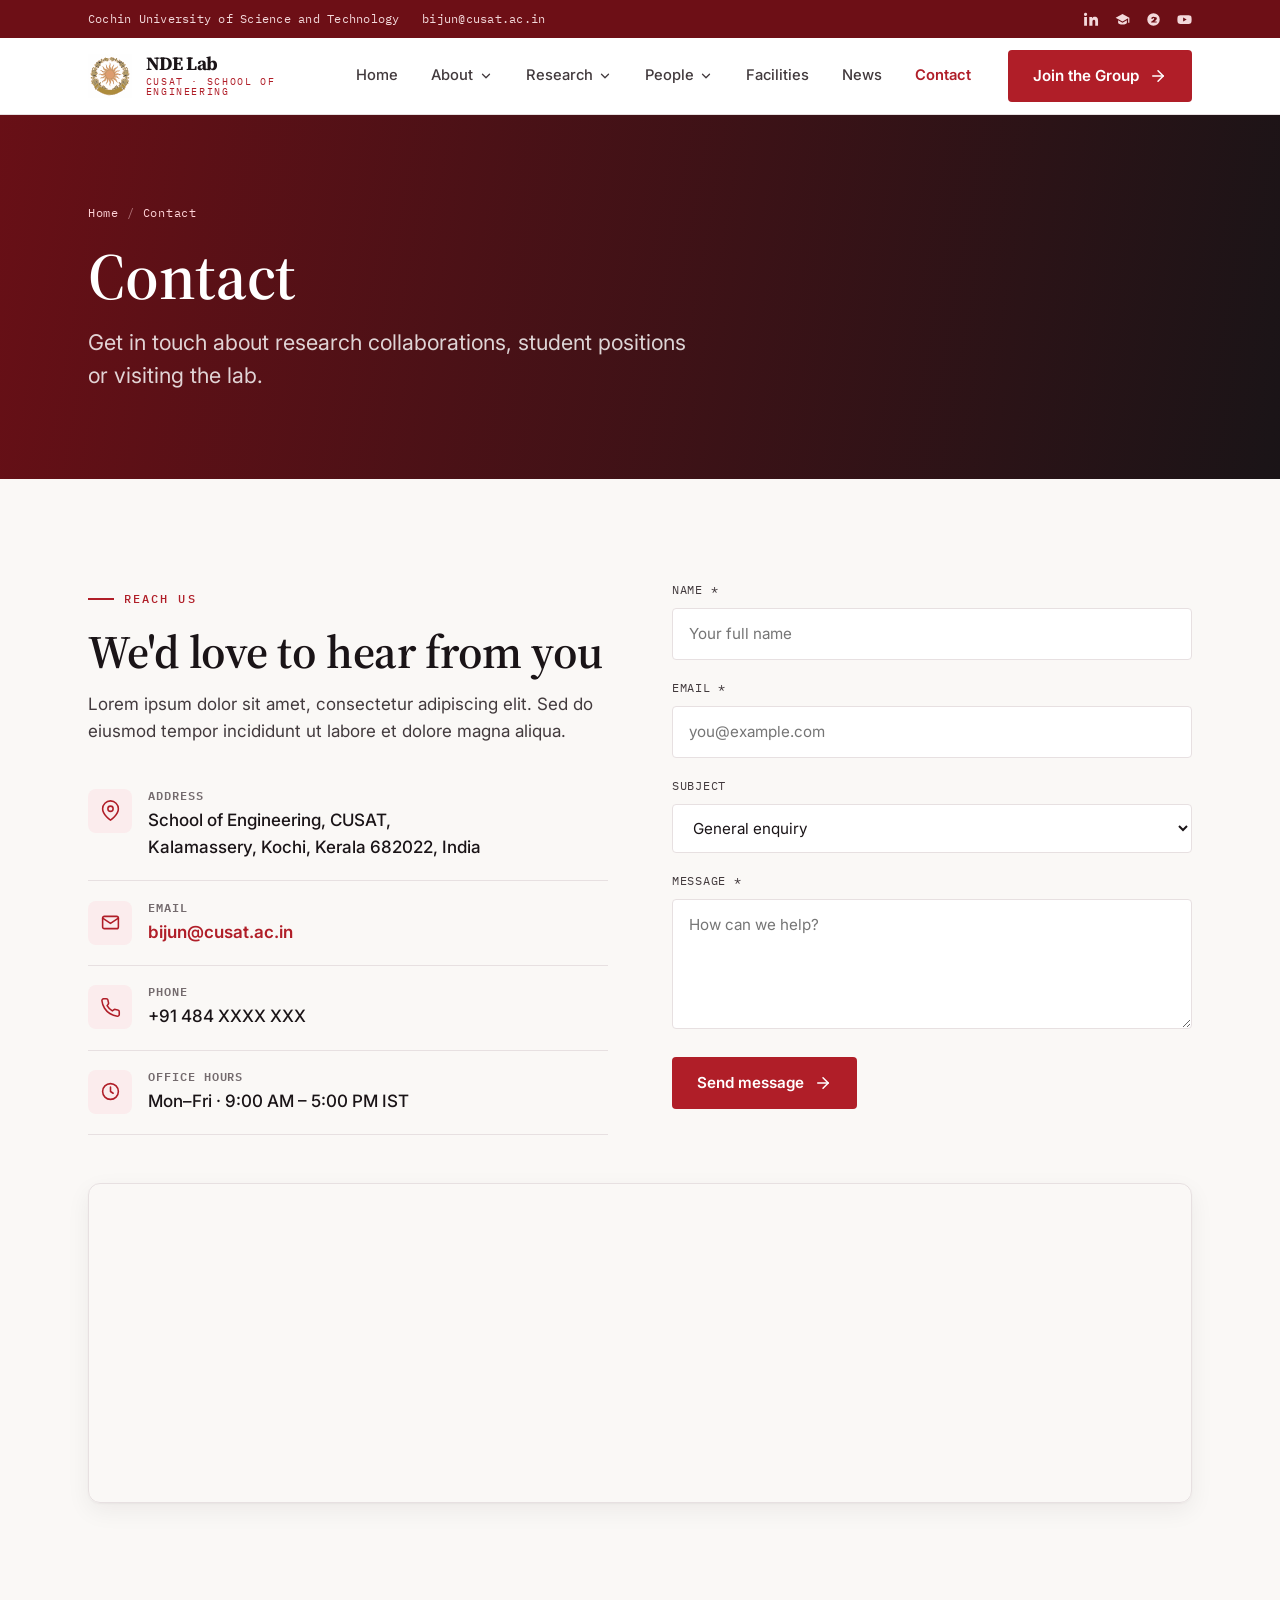
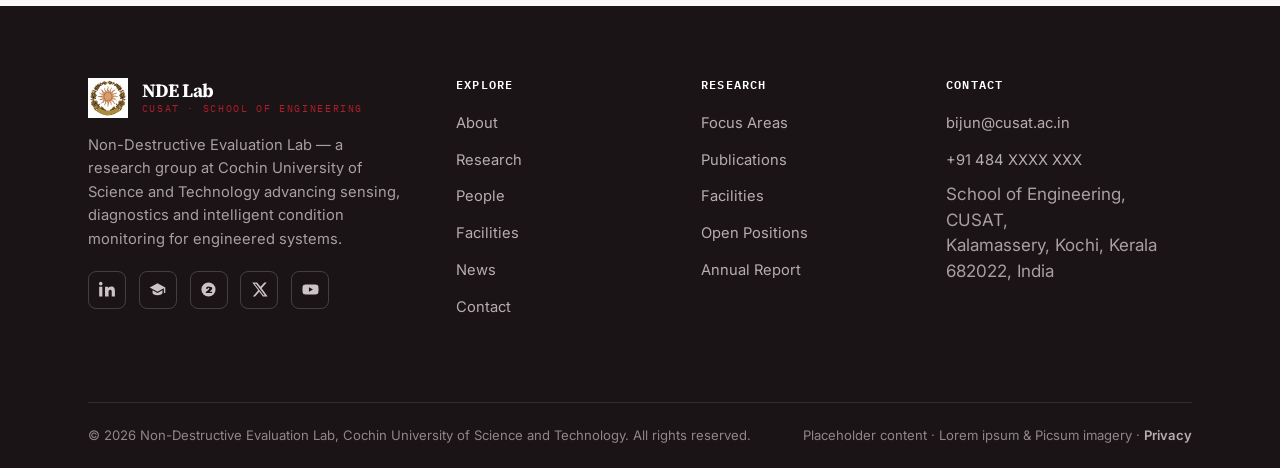
<file: contact.html>
<!DOCTYPE html>
<html lang="en">
<head>
<meta charset="UTF-8">
<meta name="viewport" content="width=device-width, initial-scale=1.0">
<title>Contact · NDE Lab — Cochin University of Science and Technology</title>
<meta name="description" content="Contact the NDE Lab group at CUSAT for collaborations and positions.">
<link rel="icon" type="image/svg+xml" href="assets/favicon.svg">
<link rel="preconnect" href="https://fonts.googleapis.com">
<link rel="preconnect" href="https://fonts.gstatic.com" crossorigin>
<link href="https://fonts.googleapis.com/css2?family=Source+Serif+4:ital,opsz,wght@0,8..60,400;0,8..60,600;0,8..60,700;1,8..60,400&family=Inter:wght@400;500;600;700&family=IBM+Plex+Mono:wght@400;500&display=swap" rel="stylesheet">
<link rel="stylesheet" href="css/style.css">
</head>
<body>
<div class="nav-overlay"></div>

<!-- Top utility bar -->
<div class="topbar">
  <div class="wrap">
    <div class="topbar__left">
      <span>Cochin University of Science and Technology</span>
      <a href="mailto:bijun@cusat.ac.in">bijun@cusat.ac.in</a>
    </div>
    <div class="topbar__social" aria-label="Social links">
      <a href="#" aria-label="LinkedIn"><svg viewBox="0 0 24 24" fill="currentColor"><path d="M4.98 3.5A2.5 2.5 0 1 1 0 3.5a2.5 2.5 0 0 1 4.98 0zM.25 8h4.5v14H.25zM8.5 8h4.3v1.9h.06c.6-1.1 2.06-2.26 4.24-2.26 4.53 0 5.37 2.98 5.37 6.86V22h-4.5v-6.2c0-1.48-.03-3.38-2.06-3.38-2.06 0-2.38 1.6-2.38 3.27V22H8.5z"/></svg></a>
      <a href="#" aria-label="Google Scholar"><svg viewBox="0 0 24 24" fill="currentColor"><path d="M12 3 1 9l11 6 9-4.9V17h2V9zM5 13.2V17c0 1.7 3.13 3 7 3s7-1.3 7-3v-3.8l-7 3.8z"/></svg></a>
      <a href="#" aria-label="ResearchGate"><svg viewBox="0 0 24 24" fill="currentColor"><path d="M12 2a10 10 0 1 0 0 20 10 10 0 0 0 0-20zm3.3 6.4c1.2 0 2 .8 2 2 0 1.5-1.4 2.6-3.4 4.3l-.8.6h4v1.6H8.2v-1.3c2.7-2.3 4.9-3.7 4.9-5 0-.6-.4-1-1-1s-1 .5-1 1.2H8.4c0-1.9 1.4-3.2 3.4-3.2z"/></svg></a>
      <a href="#" aria-label="YouTube"><svg viewBox="0 0 24 24" fill="currentColor"><path d="M23 7.5a3 3 0 0 0-2.1-2.1C19 5 12 5 12 5s-7 0-8.9.4A3 3 0 0 0 1 7.5 31 31 0 0 0 .6 12 31 31 0 0 0 1 16.5a3 3 0 0 0 2.1 2.1C5 19 12 19 12 19s7 0 8.9-.4a3 3 0 0 0 2.1-2.1 31 31 0 0 0 .4-4.5 31 31 0 0 0-.4-4.5zM9.8 15.3V8.7l5.7 3.3z"/></svg></a>
    </div>
  </div>
</div>

<!-- Main header -->
<header class="site-header">
  <div class="wrap">
    <nav class="nav" aria-label="Primary">
      <a class="brand" href="index.html">
        <span class="brand__mark"><img src="assets/favicon.svg" alt="ASDG logo" width="44" height="44"></span>
        <span class="brand__text">
          <span class="brand__name">NDE Lab</span>
          <span class="brand__sub">CUSAT · School of Engineering</span>
        </span>
      </a>
      <ul class="nav__menu">
        <li class="nav__item"><a class="nav__link" href="index.html">Home</a></li><li class="nav__item has-drop"><a class="nav__link" href="about.html">About<span class="chev"><svg viewBox="0 0 24 24" fill="none" stroke="currentColor" stroke-width="2.2" stroke-linecap="round" stroke-linejoin="round"><polyline points="6 9 12 15 18 9"/></svg></span></a><div class="nav__drop"><a href="about.html">Overview</a><a href="about.html#director">Director's Message</a><a href="about.html#mission">Mission &amp; Vision</a></div></li><li class="nav__item has-drop"><a class="nav__link" href="research.html">Research<span class="chev"><svg viewBox="0 0 24 24" fill="none" stroke="currentColor" stroke-width="2.2" stroke-linecap="round" stroke-linejoin="round"><polyline points="6 9 12 15 18 9"/></svg></span></a><div class="nav__drop"><a href="research.html#focus">Focus Areas</a><a href="research.html#themes">Research Themes</a><a href="research.html#projects">Current Projects</a><a href="publications.html">Publications</a></div></li><li class="nav__item has-drop"><a class="nav__link" href="people.html">People<span class="chev"><svg viewBox="0 0 24 24" fill="none" stroke="currentColor" stroke-width="2.2" stroke-linecap="round" stroke-linejoin="round"><polyline points="6 9 12 15 18 9"/></svg></span></a><div class="nav__drop"><a href="people.html#pi">Principal Investigator</a><a href="people.html#scholars">Research Scholars</a><a href="people.html#students">Students</a><a href="people.html#alumni">Alumni</a></div></li><li class="nav__item"><a class="nav__link" href="facilities.html">Facilities</a></li><li class="nav__item"><a class="nav__link" href="news.html">News</a></li><li class="nav__item"><a class="nav__link active" href="contact.html">Contact</a></li>
      </ul>
      <a class="btn btn--primary nav__cta" href="contact.html">Join the Group <svg viewBox="0 0 24 24" fill="none" stroke="currentColor" stroke-width="2" stroke-linecap="round" stroke-linejoin="round"><line x1="5" y1="12" x2="19" y2="12"/><polyline points="12 5 19 12 12 19"/></svg></a>
      <button class="nav__toggle" aria-label="Open menu" aria-expanded="false"><svg viewBox="0 0 24 24" fill="none" stroke="currentColor" stroke-width="2" stroke-linecap="round"><line x1="3" y1="7" x2="21" y2="7"/><line x1="3" y1="12" x2="21" y2="12"/><line x1="3" y1="17" x2="21" y2="17"/></svg></button>
    </nav>
  </div>
</header>

<section class="pagebanner">
  <div class="pagebanner__bg" style="background-image:url('https://picsum.photos/seed/contactbn/1600/700')"></div>
  <div class="pagebanner__scrim"></div>
  <div class="wrap pagebanner__inner">
    <nav class="breadcrumb"><a href="index.html">Home</a><span>/</span>Contact</nav>
    <h1>Contact</h1>
    <p class="lede">Get in touch about research collaborations, student positions or visiting the lab.</p>
  </div>
</section>
<section class="section">
  <div class="wrap">
    <div class="contact-grid">
      <div class="reveal">
        <span class="eyebrow">Reach us</span>
        <h2>We'd love to hear from you</h2>
        <p style="margin-top:.8rem">Lorem ipsum dolor sit amet, consectetur adipiscing elit. Sed do eiusmod tempor incididunt ut labore et dolore magna aliqua.</p>
        <div style="margin-top:1.5rem">
          <div class="contact-item"><div class="contact-item__icon"><svg viewBox="0 0 24 24" fill="none" stroke="currentColor" stroke-width="1.8" stroke-linecap="round" stroke-linejoin="round"><path d="M21 10c0 7-9 13-9 13s-9-6-9-13a9 9 0 0 1 18 0z"/><circle cx="12" cy="10" r="3"/></svg></div>
            <div><h4>Address</h4><p>School of Engineering, CUSAT,<br>Kalamassery, Kochi, Kerala 682022, India</p></div></div>
          <div class="contact-item"><div class="contact-item__icon"><svg viewBox="0 0 24 24" fill="none" stroke="currentColor" stroke-width="1.8" stroke-linecap="round" stroke-linejoin="round"><rect x="3" y="5" width="18" height="14" rx="2"/><polyline points="3 7 12 13 21 7"/></svg></div>
            <div><h4>Email</h4><p><a class="ulink" href="mailto:bijun@cusat.ac.in">bijun@cusat.ac.in</a></p></div></div>
          <div class="contact-item"><div class="contact-item__icon"><svg viewBox="0 0 24 24" fill="none" stroke="currentColor" stroke-width="1.8" stroke-linecap="round" stroke-linejoin="round"><path d="M22 16.9v3a2 2 0 0 1-2.2 2 19.8 19.8 0 0 1-8.6-3 19.5 19.5 0 0 1-6-6 19.8 19.8 0 0 1-3-8.6A2 2 0 0 1 4.1 2h3a2 2 0 0 1 2 1.7c.1.9.3 1.8.6 2.6a2 2 0 0 1-.5 2.1L8.1 9.9a16 16 0 0 0 6 6l1.5-1.1a2 2 0 0 1 2.1-.5c.8.3 1.7.5 2.6.6a2 2 0 0 1 1.7 2z"/></svg></div>
            <div><h4>Phone</h4><p>+91 484 XXXX XXX</p></div></div>
          <div class="contact-item"><div class="contact-item__icon"><svg viewBox="0 0 24 24" fill="none" stroke="currentColor" stroke-width="1.8" stroke-linecap="round" stroke-linejoin="round"><circle cx="12" cy="12" r="9"/><polyline points="12 7 12 12 15 14"/></svg></div>
            <div><h4>Office hours</h4><p>Mon–Fri · 9:00 AM – 5:00 PM IST</p></div></div>
        </div>
      </div>

      <div class="reveal d1">
        <form id="contact-form" novalidate>
          <div class="field"><label for="c-name">Name *</label><input id="c-name" name="name" type="text" required placeholder="Your full name"></div>
          <div class="field"><label for="c-email">Email *</label><input id="c-email" name="email" type="email" required placeholder="you@example.com"></div>
          <div class="field"><label for="c-subject">Subject</label>
            <select id="c-subject" name="subject">
              <option>General enquiry</option><option>PhD / M.Tech position</option>
              <option>Research collaboration</option><option>Industry / consultancy</option>
            </select></div>
          <div class="field"><label for="c-msg">Message *</label><textarea id="c-msg" name="message" required placeholder="How can we help?"></textarea></div>
          <button type="submit" class="btn btn--primary">Send message <svg viewBox="0 0 24 24" fill="none" stroke="currentColor" stroke-width="2" stroke-linecap="round" stroke-linejoin="round"><line x1="5" y1="12" x2="19" y2="12"/><polyline points="12 5 19 12 12 19"/></svg></button>
          <p class="form-note" style="margin-top:1rem;font-family:var(--mono);font-size:.8rem"></p>
        </form>
      </div>
    </div>

    <div class="map-embed reveal" style="margin-top:3rem">
      <iframe title="Map to CUSAT" loading="lazy" referrerpolicy="no-referrer-when-downgrade"
        src="https://www.openstreetmap.org/export/embed.html?bbox=76.31%2C10.03%2C76.36%2C10.06&amp;layer=mapnik&amp;marker=10.046%2C76.329"></iframe>
    </div>
  </div>
</section>

<footer class="footer">
  <div class="wrap">
    <div class="footer__top">
      <div class="footer__brand">
        <div class="brand">
          <span class="brand__mark"><img src="assets/favicon.svg" alt="" width="40" height="40"></span>
          <span class="brand__text"><span class="brand__name">NDE Lab</span>
          <span class="brand__sub">CUSAT · School of Engineering</span></span>
        </div>
        <p>Non-Destructive Evaluation Lab — a research group at Cochin University of Science and Technology advancing sensing, diagnostics and intelligent condition monitoring for engineered systems.</p>
        <div class="footer__social">
          <a href="#" aria-label="LinkedIn"><svg viewBox="0 0 24 24" fill="currentColor"><path d="M4.98 3.5A2.5 2.5 0 1 1 0 3.5a2.5 2.5 0 0 1 4.98 0zM.25 8h4.5v14H.25zM8.5 8h4.3v1.9h.06c.6-1.1 2.06-2.26 4.24-2.26 4.53 0 5.37 2.98 5.37 6.86V22h-4.5v-6.2c0-1.48-.03-3.38-2.06-3.38-2.06 0-2.38 1.6-2.38 3.27V22H8.5z"/></svg></a>
          <a href="#" aria-label="Google Scholar"><svg viewBox="0 0 24 24" fill="currentColor"><path d="M12 3 1 9l11 6 9-4.9V17h2V9zM5 13.2V17c0 1.7 3.13 3 7 3s7-1.3 7-3v-3.8l-7 3.8z"/></svg></a>
          <a href="#" aria-label="ResearchGate"><svg viewBox="0 0 24 24" fill="currentColor"><path d="M12 2a10 10 0 1 0 0 20 10 10 0 0 0 0-20zm3.3 6.4c1.2 0 2 .8 2 2 0 1.5-1.4 2.6-3.4 4.3l-.8.6h4v1.6H8.2v-1.3c2.7-2.3 4.9-3.7 4.9-5 0-.6-.4-1-1-1s-1 .5-1 1.2H8.4c0-1.9 1.4-3.2 3.4-3.2z"/></svg></a>
          <a href="#" aria-label="X"><svg viewBox="0 0 24 24" fill="currentColor"><path d="M18.9 2h3.3l-7.2 8.2L23.5 22h-6.6l-5.2-6.8L5.8 22H2.5l7.7-8.8L1.8 2h6.8l4.7 6.2zM17.7 20h1.8L7.1 3.9H5.1z"/></svg></a>
          <a href="#" aria-label="YouTube"><svg viewBox="0 0 24 24" fill="currentColor"><path d="M23 7.5a3 3 0 0 0-2.1-2.1C19 5 12 5 12 5s-7 0-8.9.4A3 3 0 0 0 1 7.5 31 31 0 0 0 .6 12 31 31 0 0 0 1 16.5a3 3 0 0 0 2.1 2.1C5 19 12 19 12 19s7 0 8.9-.4a3 3 0 0 0 2.1-2.1 31 31 0 0 0 .4-4.5 31 31 0 0 0-.4-4.5zM9.8 15.3V8.7l5.7 3.3z"/></svg></a>
        </div>
      </div>
      <div>
        <h4>Explore</h4>
        <ul class="footer__links"><li><a href="about.html">About</a></li><li><a href="research.html">Research</a></li><li><a href="people.html">People</a></li><li><a href="facilities.html">Facilities</a></li><li><a href="news.html">News</a></li><li><a href="contact.html">Contact</a></li></ul>
      </div>
      <div>
        <h4>Research</h4>
        <ul class="footer__links"><li><a href="research.html#focus">Focus Areas</a></li><li><a href="publications.html">Publications</a></li><li><a href="facilities.html">Facilities</a></li><li><a href="contact.html">Open Positions</a></li><li><a href="#">Annual Report</a></li></ul>
      </div>
      <div>
        <h4>Contact</h4>
        <ul class="footer__links">
          <li><a href="mailto:bijun@cusat.ac.in">bijun@cusat.ac.in</a></li>
          <li><a href="tel:+91484">+91 484 XXXX XXX</a></li>
          <li style="color:#a89fa1;line-height:1.5;margin-top:.4rem">School of Engineering, CUSAT,<br>Kalamassery, Kochi, Kerala 682022, India</li>
        </ul>
      </div>
    </div>
    <div class="footer__bottom">
      <span>© <span id="year">2025</span> Non-Destructive Evaluation Lab, Cochin University of Science and Technology. All rights reserved.</span>
      <span>Placeholder content · Lorem ipsum &amp; Picsum imagery · <a href="#" class="ulink" style="color:#b6adaf">Privacy</a></span>
    </div>
  </div>
</footer>
<script src="js/main.js"></script>
</body>
</html>
</file>
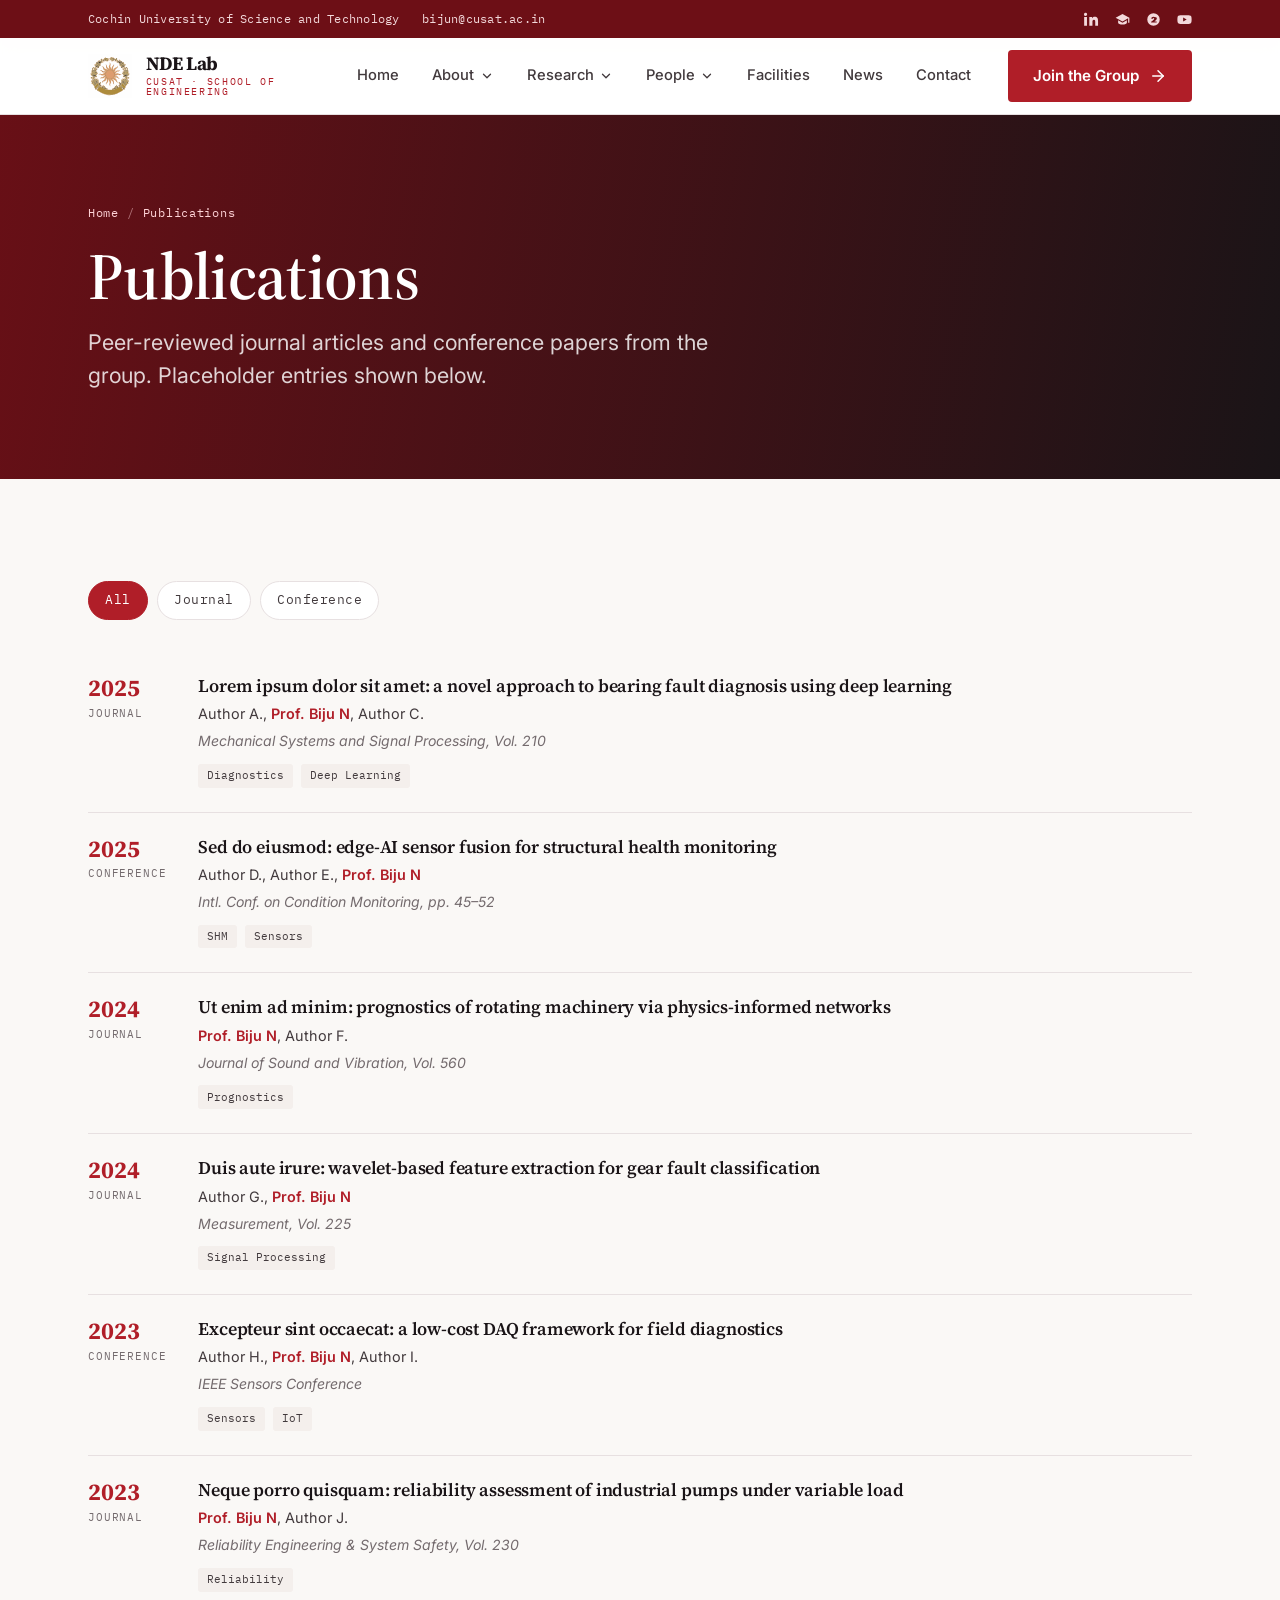
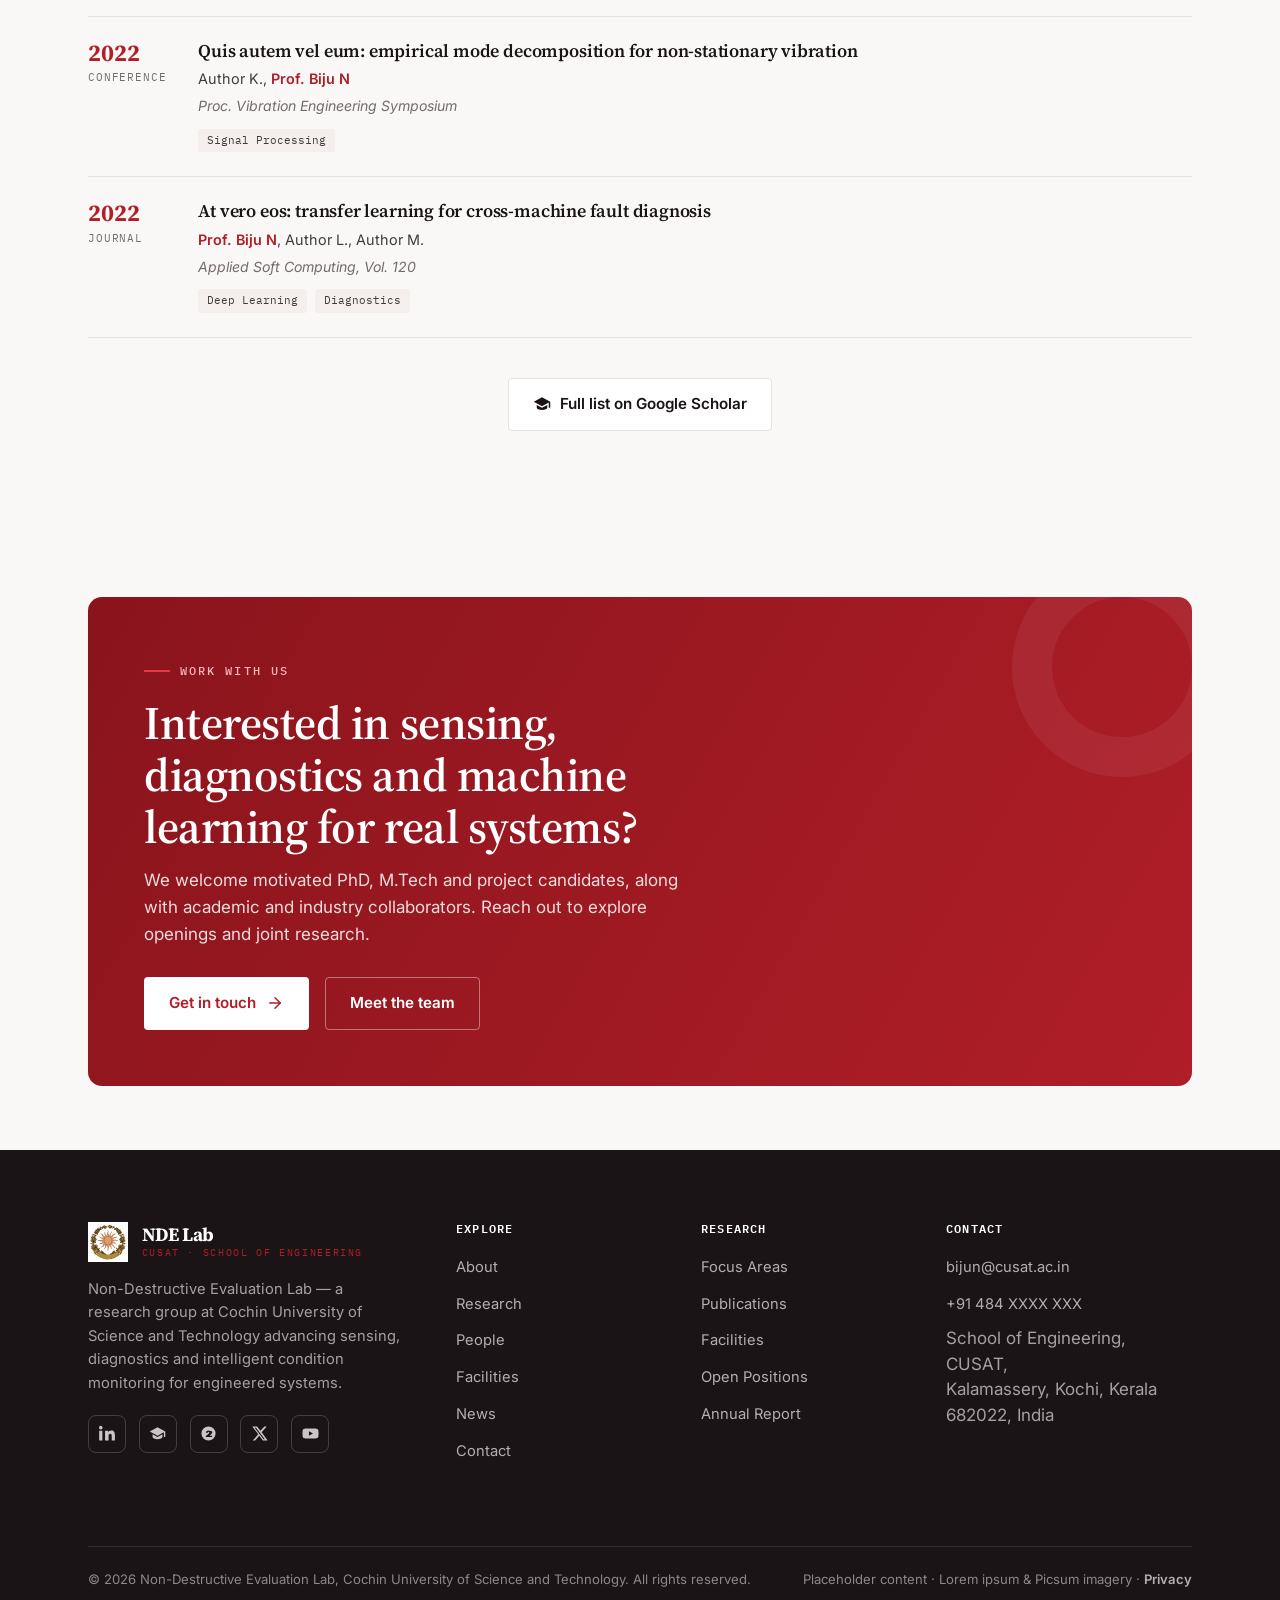
<file: publications.html>
<!DOCTYPE html>
<html lang="en">
<head>
<meta charset="UTF-8">
<meta name="viewport" content="width=device-width, initial-scale=1.0">
<title>Publications · NDE Lab — Cochin University of Science and Technology</title>
<meta name="description" content="Journal and conference publications from the NDE Lab group at CUSAT.">
<link rel="icon" type="image/svg+xml" href="assets/favicon.svg">
<link rel="preconnect" href="https://fonts.googleapis.com">
<link rel="preconnect" href="https://fonts.gstatic.com" crossorigin>
<link href="https://fonts.googleapis.com/css2?family=Source+Serif+4:ital,opsz,wght@0,8..60,400;0,8..60,600;0,8..60,700;1,8..60,400&family=Inter:wght@400;500;600;700&family=IBM+Plex+Mono:wght@400;500&display=swap" rel="stylesheet">
<link rel="stylesheet" href="css/style.css">
</head>
<body>
<div class="nav-overlay"></div>

<!-- Top utility bar -->
<div class="topbar">
  <div class="wrap">
    <div class="topbar__left">
      <span>Cochin University of Science and Technology</span>
      <a href="mailto:bijun@cusat.ac.in">bijun@cusat.ac.in</a>
    </div>
    <div class="topbar__social" aria-label="Social links">
      <a href="#" aria-label="LinkedIn"><svg viewBox="0 0 24 24" fill="currentColor"><path d="M4.98 3.5A2.5 2.5 0 1 1 0 3.5a2.5 2.5 0 0 1 4.98 0zM.25 8h4.5v14H.25zM8.5 8h4.3v1.9h.06c.6-1.1 2.06-2.26 4.24-2.26 4.53 0 5.37 2.98 5.37 6.86V22h-4.5v-6.2c0-1.48-.03-3.38-2.06-3.38-2.06 0-2.38 1.6-2.38 3.27V22H8.5z"/></svg></a>
      <a href="#" aria-label="Google Scholar"><svg viewBox="0 0 24 24" fill="currentColor"><path d="M12 3 1 9l11 6 9-4.9V17h2V9zM5 13.2V17c0 1.7 3.13 3 7 3s7-1.3 7-3v-3.8l-7 3.8z"/></svg></a>
      <a href="#" aria-label="ResearchGate"><svg viewBox="0 0 24 24" fill="currentColor"><path d="M12 2a10 10 0 1 0 0 20 10 10 0 0 0 0-20zm3.3 6.4c1.2 0 2 .8 2 2 0 1.5-1.4 2.6-3.4 4.3l-.8.6h4v1.6H8.2v-1.3c2.7-2.3 4.9-3.7 4.9-5 0-.6-.4-1-1-1s-1 .5-1 1.2H8.4c0-1.9 1.4-3.2 3.4-3.2z"/></svg></a>
      <a href="#" aria-label="YouTube"><svg viewBox="0 0 24 24" fill="currentColor"><path d="M23 7.5a3 3 0 0 0-2.1-2.1C19 5 12 5 12 5s-7 0-8.9.4A3 3 0 0 0 1 7.5 31 31 0 0 0 .6 12 31 31 0 0 0 1 16.5a3 3 0 0 0 2.1 2.1C5 19 12 19 12 19s7 0 8.9-.4a3 3 0 0 0 2.1-2.1 31 31 0 0 0 .4-4.5 31 31 0 0 0-.4-4.5zM9.8 15.3V8.7l5.7 3.3z"/></svg></a>
    </div>
  </div>
</div>

<!-- Main header -->
<header class="site-header">
  <div class="wrap">
    <nav class="nav" aria-label="Primary">
      <a class="brand" href="index.html">
        <span class="brand__mark"><img src="assets/favicon.svg" alt="ASDG logo" width="44" height="44"></span>
        <span class="brand__text">
          <span class="brand__name">NDE Lab</span>
          <span class="brand__sub">CUSAT · School of Engineering</span>
        </span>
      </a>
      <ul class="nav__menu">
        <li class="nav__item"><a class="nav__link" href="index.html">Home</a></li><li class="nav__item has-drop"><a class="nav__link" href="about.html">About<span class="chev"><svg viewBox="0 0 24 24" fill="none" stroke="currentColor" stroke-width="2.2" stroke-linecap="round" stroke-linejoin="round"><polyline points="6 9 12 15 18 9"/></svg></span></a><div class="nav__drop"><a href="about.html">Overview</a><a href="about.html#director">Director's Message</a><a href="about.html#mission">Mission &amp; Vision</a></div></li><li class="nav__item has-drop"><a class="nav__link" href="research.html">Research<span class="chev"><svg viewBox="0 0 24 24" fill="none" stroke="currentColor" stroke-width="2.2" stroke-linecap="round" stroke-linejoin="round"><polyline points="6 9 12 15 18 9"/></svg></span></a><div class="nav__drop"><a href="research.html#focus">Focus Areas</a><a href="research.html#themes">Research Themes</a><a href="research.html#projects">Current Projects</a><a href="publications.html">Publications</a></div></li><li class="nav__item has-drop"><a class="nav__link" href="people.html">People<span class="chev"><svg viewBox="0 0 24 24" fill="none" stroke="currentColor" stroke-width="2.2" stroke-linecap="round" stroke-linejoin="round"><polyline points="6 9 12 15 18 9"/></svg></span></a><div class="nav__drop"><a href="people.html#pi">Principal Investigator</a><a href="people.html#scholars">Research Scholars</a><a href="people.html#students">Students</a><a href="people.html#alumni">Alumni</a></div></li><li class="nav__item"><a class="nav__link" href="facilities.html">Facilities</a></li><li class="nav__item"><a class="nav__link" href="news.html">News</a></li><li class="nav__item"><a class="nav__link" href="contact.html">Contact</a></li>
      </ul>
      <a class="btn btn--primary nav__cta" href="contact.html">Join the Group <svg viewBox="0 0 24 24" fill="none" stroke="currentColor" stroke-width="2" stroke-linecap="round" stroke-linejoin="round"><line x1="5" y1="12" x2="19" y2="12"/><polyline points="12 5 19 12 12 19"/></svg></a>
      <button class="nav__toggle" aria-label="Open menu" aria-expanded="false"><svg viewBox="0 0 24 24" fill="none" stroke="currentColor" stroke-width="2" stroke-linecap="round"><line x1="3" y1="7" x2="21" y2="7"/><line x1="3" y1="12" x2="21" y2="12"/><line x1="3" y1="17" x2="21" y2="17"/></svg></button>
    </nav>
  </div>
</header>

<section class="pagebanner">
  <div class="pagebanner__bg" style="background-image:url('https://picsum.photos/seed/pubbn/1600/700')"></div>
  <div class="pagebanner__scrim"></div>
  <div class="wrap pagebanner__inner">
    <nav class="breadcrumb"><a href="index.html">Home</a><span>/</span>Publications</nav>
    <h1>Publications</h1>
    <p class="lede">Peer-reviewed journal articles and conference papers from the group. Placeholder entries shown below.</p>
  </div>
</section>
<section class="section">
  <div class="wrap">
    <div class="pub-filter reveal">
      <button class="active" data-filter="all">All</button>
      <button data-filter="journal">Journal</button>
      <button data-filter="conference">Conference</button>
    </div>
    <div class="pub-list"><article class="pub reveal" data-type="journal">
          <div><div class="pub__year">2025</div><span class="pub__type">Journal</span></div>
          <div><h3 class="pub__title">Lorem ipsum dolor sit amet: a novel approach to bearing fault diagnosis using deep learning</h3>
          <p class="pub__authors">Author A., <b>Prof. Biju N</b>, Author C.</p>
          <p class="pub__venue">Mechanical Systems and Signal Processing, Vol. 210</p>
          <div class="pub__tags"><span class="pub__tag">Diagnostics</span><span class="pub__tag">Deep Learning</span></div></div>
        </article><article class="pub reveal" data-type="conference">
          <div><div class="pub__year">2025</div><span class="pub__type">Conference</span></div>
          <div><h3 class="pub__title">Sed do eiusmod: edge-AI sensor fusion for structural health monitoring</h3>
          <p class="pub__authors">Author D., Author E., <b>Prof. Biju N</b></p>
          <p class="pub__venue">Intl. Conf. on Condition Monitoring, pp. 45–52</p>
          <div class="pub__tags"><span class="pub__tag">SHM</span><span class="pub__tag">Sensors</span></div></div>
        </article><article class="pub reveal" data-type="journal">
          <div><div class="pub__year">2024</div><span class="pub__type">Journal</span></div>
          <div><h3 class="pub__title">Ut enim ad minim: prognostics of rotating machinery via physics-informed networks</h3>
          <p class="pub__authors"><b>Prof. Biju N</b>, Author F.</p>
          <p class="pub__venue">Journal of Sound and Vibration, Vol. 560</p>
          <div class="pub__tags"><span class="pub__tag">Prognostics</span></div></div>
        </article><article class="pub reveal" data-type="journal">
          <div><div class="pub__year">2024</div><span class="pub__type">Journal</span></div>
          <div><h3 class="pub__title">Duis aute irure: wavelet-based feature extraction for gear fault classification</h3>
          <p class="pub__authors">Author G., <b>Prof. Biju N</b></p>
          <p class="pub__venue">Measurement, Vol. 225</p>
          <div class="pub__tags"><span class="pub__tag">Signal Processing</span></div></div>
        </article><article class="pub reveal" data-type="conference">
          <div><div class="pub__year">2023</div><span class="pub__type">Conference</span></div>
          <div><h3 class="pub__title">Excepteur sint occaecat: a low-cost DAQ framework for field diagnostics</h3>
          <p class="pub__authors">Author H., <b>Prof. Biju N</b>, Author I.</p>
          <p class="pub__venue">IEEE Sensors Conference</p>
          <div class="pub__tags"><span class="pub__tag">Sensors</span><span class="pub__tag">IoT</span></div></div>
        </article><article class="pub reveal" data-type="journal">
          <div><div class="pub__year">2023</div><span class="pub__type">Journal</span></div>
          <div><h3 class="pub__title">Neque porro quisquam: reliability assessment of industrial pumps under variable load</h3>
          <p class="pub__authors"><b>Prof. Biju N</b>, Author J.</p>
          <p class="pub__venue">Reliability Engineering &amp; System Safety, Vol. 230</p>
          <div class="pub__tags"><span class="pub__tag">Reliability</span></div></div>
        </article><article class="pub reveal" data-type="conference">
          <div><div class="pub__year">2022</div><span class="pub__type">Conference</span></div>
          <div><h3 class="pub__title">Quis autem vel eum: empirical mode decomposition for non-stationary vibration</h3>
          <p class="pub__authors">Author K., <b>Prof. Biju N</b></p>
          <p class="pub__venue">Proc. Vibration Engineering Symposium</p>
          <div class="pub__tags"><span class="pub__tag">Signal Processing</span></div></div>
        </article><article class="pub reveal" data-type="journal">
          <div><div class="pub__year">2022</div><span class="pub__type">Journal</span></div>
          <div><h3 class="pub__title">At vero eos: transfer learning for cross-machine fault diagnosis</h3>
          <p class="pub__authors"><b>Prof. Biju N</b>, Author L., Author M.</p>
          <p class="pub__venue">Applied Soft Computing, Vol. 120</p>
          <div class="pub__tags"><span class="pub__tag">Deep Learning</span><span class="pub__tag">Diagnostics</span></div></div>
        </article></div>
    <div style="margin-top:2.5rem;text-align:center" class="reveal">
      <a class="btn btn--ghost" href="#"><svg viewBox="0 0 24 24" fill="currentColor"><path d="M12 3 1 9l11 6 9-4.9V17h2V9zM5 13.2V17c0 1.7 3.13 3 7 3s7-1.3 7-3v-3.8l-7 3.8z"/></svg> Full list on Google Scholar</a>
    </div>
  </div>
</section>

<section class="section section--tight">
  <div class="wrap">
    <div class="cta-band reveal">
      <span class="eyebrow eyebrow--light">Work with us</span>
      <h2>Interested in sensing, diagnostics and machine learning for real systems?</h2>
      <p>We welcome motivated PhD, M.Tech and project candidates, along with academic and industry collaborators. Reach out to explore openings and joint research.</p>
      <div class="hero__actions">
        <a class="btn btn--light" href="contact.html">Get in touch <svg viewBox="0 0 24 24" fill="none" stroke="currentColor" stroke-width="2" stroke-linecap="round" stroke-linejoin="round"><line x1="5" y1="12" x2="19" y2="12"/><polyline points="12 5 19 12 12 19"/></svg></a>
        <a class="btn btn--outline-light" href="people.html">Meet the team</a>
      </div>
    </div>
  </div>
</section>

<footer class="footer">
  <div class="wrap">
    <div class="footer__top">
      <div class="footer__brand">
        <div class="brand">
          <span class="brand__mark"><img src="assets/favicon.svg" alt="" width="40" height="40"></span>
          <span class="brand__text"><span class="brand__name">NDE Lab</span>
          <span class="brand__sub">CUSAT · School of Engineering</span></span>
        </div>
        <p>Non-Destructive Evaluation Lab — a research group at Cochin University of Science and Technology advancing sensing, diagnostics and intelligent condition monitoring for engineered systems.</p>
        <div class="footer__social">
          <a href="#" aria-label="LinkedIn"><svg viewBox="0 0 24 24" fill="currentColor"><path d="M4.98 3.5A2.5 2.5 0 1 1 0 3.5a2.5 2.5 0 0 1 4.98 0zM.25 8h4.5v14H.25zM8.5 8h4.3v1.9h.06c.6-1.1 2.06-2.26 4.24-2.26 4.53 0 5.37 2.98 5.37 6.86V22h-4.5v-6.2c0-1.48-.03-3.38-2.06-3.38-2.06 0-2.38 1.6-2.38 3.27V22H8.5z"/></svg></a>
          <a href="#" aria-label="Google Scholar"><svg viewBox="0 0 24 24" fill="currentColor"><path d="M12 3 1 9l11 6 9-4.9V17h2V9zM5 13.2V17c0 1.7 3.13 3 7 3s7-1.3 7-3v-3.8l-7 3.8z"/></svg></a>
          <a href="#" aria-label="ResearchGate"><svg viewBox="0 0 24 24" fill="currentColor"><path d="M12 2a10 10 0 1 0 0 20 10 10 0 0 0 0-20zm3.3 6.4c1.2 0 2 .8 2 2 0 1.5-1.4 2.6-3.4 4.3l-.8.6h4v1.6H8.2v-1.3c2.7-2.3 4.9-3.7 4.9-5 0-.6-.4-1-1-1s-1 .5-1 1.2H8.4c0-1.9 1.4-3.2 3.4-3.2z"/></svg></a>
          <a href="#" aria-label="X"><svg viewBox="0 0 24 24" fill="currentColor"><path d="M18.9 2h3.3l-7.2 8.2L23.5 22h-6.6l-5.2-6.8L5.8 22H2.5l7.7-8.8L1.8 2h6.8l4.7 6.2zM17.7 20h1.8L7.1 3.9H5.1z"/></svg></a>
          <a href="#" aria-label="YouTube"><svg viewBox="0 0 24 24" fill="currentColor"><path d="M23 7.5a3 3 0 0 0-2.1-2.1C19 5 12 5 12 5s-7 0-8.9.4A3 3 0 0 0 1 7.5 31 31 0 0 0 .6 12 31 31 0 0 0 1 16.5a3 3 0 0 0 2.1 2.1C5 19 12 19 12 19s7 0 8.9-.4a3 3 0 0 0 2.1-2.1 31 31 0 0 0 .4-4.5 31 31 0 0 0-.4-4.5zM9.8 15.3V8.7l5.7 3.3z"/></svg></a>
        </div>
      </div>
      <div>
        <h4>Explore</h4>
        <ul class="footer__links"><li><a href="about.html">About</a></li><li><a href="research.html">Research</a></li><li><a href="people.html">People</a></li><li><a href="facilities.html">Facilities</a></li><li><a href="news.html">News</a></li><li><a href="contact.html">Contact</a></li></ul>
      </div>
      <div>
        <h4>Research</h4>
        <ul class="footer__links"><li><a href="research.html#focus">Focus Areas</a></li><li><a href="publications.html">Publications</a></li><li><a href="facilities.html">Facilities</a></li><li><a href="contact.html">Open Positions</a></li><li><a href="#">Annual Report</a></li></ul>
      </div>
      <div>
        <h4>Contact</h4>
        <ul class="footer__links">
          <li><a href="mailto:bijun@cusat.ac.in">bijun@cusat.ac.in</a></li>
          <li><a href="tel:+91484">+91 484 XXXX XXX</a></li>
          <li style="color:#a89fa1;line-height:1.5;margin-top:.4rem">School of Engineering, CUSAT,<br>Kalamassery, Kochi, Kerala 682022, India</li>
        </ul>
      </div>
    </div>
    <div class="footer__bottom">
      <span>© <span id="year">2025</span> Non-Destructive Evaluation Lab, Cochin University of Science and Technology. All rights reserved.</span>
      <span>Placeholder content · Lorem ipsum &amp; Picsum imagery · <a href="#" class="ulink" style="color:#b6adaf">Privacy</a></span>
    </div>
  </div>
</footer>
<script src="js/main.js"></script>
</body>
</html>
</file>
<file: css/style.css>
/* ==========================================================================
   Advanced Sensing & Diagnostics Group (ASDG) — CUSAT
   Design system: red / white academic identity
   Fonts: Source Serif 4 (display) · Inter (body) · IBM Plex Mono (labels)
   ========================================================================== */

/* ----------  Design tokens  ---------- */
:root {
  /* Reds */
  --red:        #b01e28;
  --red-dark:   #8a141c;
  --red-darker: #6d0f16;
  --red-bright: #e63946;
  --red-tint:   #fbeced;
  --red-tint-2: #f6dcde;

  /* Neutrals */
  --ink:        #1a1417;
  --ink-soft:   #423a3d;
  --muted:      #746b6e;
  --line:       #e7e0e1;
  --line-soft:  #f0ebec;
  --paper:      #faf8f6;
  --paper-2:    #f4efec;
  --white:      #ffffff;

  /* Type */
  --serif: "Source Serif 4", Georgia, "Times New Roman", serif;
  --sans:  "Inter", -apple-system, BlinkMacSystemFont, "Segoe UI", sans-serif;
  --mono:  "IBM Plex Mono", ui-monospace, "SFMono-Regular", monospace;

  /* Rhythm */
  --wrap: 1200px;
  --gutter: clamp(1.25rem, 4vw, 3rem);
  --radius: 4px;
  --shadow: 0 1px 2px rgba(26,20,23,.04), 0 8px 24px rgba(26,20,23,.06);
  --shadow-lg: 0 18px 50px rgba(109,15,22,.14);
  --ease: cubic-bezier(.22,.61,.36,1);
}

/* ----------  Reset  ---------- */
*, *::before, *::after { box-sizing: border-box; }
* { margin: 0; }
html { scroll-behavior: smooth; -webkit-text-size-adjust: 100%; }
body {
  font-family: var(--sans);
  color: var(--ink);
  background: var(--paper);
  line-height: 1.6;
  font-size: 17px;
  -webkit-font-smoothing: antialiased;
  text-rendering: optimizeLegibility;
  overflow-x: hidden;
}
img, picture, svg { display: block; max-width: 100%; }
a { color: inherit; text-decoration: none; }
ul { list-style: none; padding: 0; }
button { font: inherit; cursor: pointer; border: none; background: none; }

/* ----------  Layout helpers  ---------- */
.wrap { width: 100%; max-width: var(--wrap); margin-inline: auto; padding-inline: var(--gutter); }
.section { padding-block: clamp(3.5rem, 8vw, 6.5rem); }
.section--tight { padding-block: clamp(2.5rem, 5vw, 4rem); }
.section--paper2 { background: var(--paper-2); }
.section--ink { background: var(--ink); color: #efe8e9; }

/* ----------  Typography  ---------- */
h1, h2, h3, h4 { font-family: var(--serif); font-weight: 600; line-height: 1.12; color: var(--ink); letter-spacing: -.01em; }
h1 { font-size: clamp(2.4rem, 6vw, 4.1rem); }
h2 { font-size: clamp(1.9rem, 4vw, 2.9rem); }
h3 { font-size: clamp(1.3rem, 2.4vw, 1.6rem); }
p  { color: var(--ink-soft); }
.lede { font-size: clamp(1.1rem, 1.8vw, 1.35rem); color: var(--ink-soft); line-height: 1.5; }

/* Eyebrow — the signature "index" label */
.eyebrow {
  display: inline-flex; align-items: center; gap: .6rem;
  font-family: var(--mono); font-size: .74rem; font-weight: 500;
  letter-spacing: .18em; text-transform: uppercase; color: var(--red);
  margin-bottom: 1.1rem;
}
.eyebrow::before {
  content: ""; width: 26px; height: 2px; background: var(--red); display: inline-block;
}
.eyebrow--light { color: #f4b7bc; }
.eyebrow--light::before { background: var(--red-bright); }

.section-head { max-width: 720px; margin-bottom: clamp(2rem, 4vw, 3rem); }
.section-head p { margin-top: .9rem; }

/* Links with red underline reveal */
.ulink { position: relative; color: var(--red); font-weight: 600; }
.ulink::after {
  content:""; position:absolute; left:0; bottom:-2px; height:1.5px; width:100%;
  background: currentColor; transform: scaleX(0); transform-origin: right;
  transition: transform .35s var(--ease);
}
.ulink:hover::after { transform: scaleX(1); transform-origin: left; }

/* ----------  Buttons  ---------- */
.btn {
  display: inline-flex; align-items: center; gap: .6rem;
  font-family: var(--sans); font-weight: 600; font-size: .95rem;
  padding: .82rem 1.5rem; border-radius: var(--radius);
  transition: transform .25s var(--ease), background .25s var(--ease), color .25s var(--ease), box-shadow .25s var(--ease);
  border: 1.5px solid transparent;
}
.btn svg { width: 18px; height: 18px; }
.btn--primary { background: var(--red); color: #fff; }
.btn--primary:hover { background: var(--red-dark); transform: translateY(-2px); box-shadow: var(--shadow-lg); }
.btn--ghost { border-color: var(--line); color: var(--ink); background: var(--white); }
.btn--ghost:hover { border-color: var(--red); color: var(--red); transform: translateY(-2px); }
.btn--light { background: #fff; color: var(--red); }
.btn--light:hover { transform: translateY(-2px); box-shadow: var(--shadow-lg); }
.btn--outline-light { border-color: rgba(255,255,255,.4); color:#fff; }
.btn--outline-light:hover { background: rgba(255,255,255,.1); border-color:#fff; }

/* ==========================================================================
   Header / Navigation
   ========================================================================== */
.topbar {
  background: var(--red-darker); color: #f3d9db;
  font-size: .78rem; font-family: var(--mono); letter-spacing: .02em;
}
.topbar .wrap { display: flex; justify-content: space-between; align-items: center; min-height: 38px; gap: 1rem; }
.topbar a { color: #f3d9db; transition: color .2s; }
.topbar a:hover { color: #fff; }
.topbar__left { display: flex; gap: 1.4rem; flex-wrap: wrap; }
.topbar__social { display: flex; gap: 1rem; align-items: center; }
.topbar__social svg { width: 15px; height: 15px; }

.site-header {
  position: sticky; top: 0; z-index: 60;
  background: rgba(255,255,255,.92); backdrop-filter: blur(10px);
  border-bottom: 1px solid var(--line);
  transition: box-shadow .3s var(--ease);
}
.site-header.scrolled { box-shadow: 0 6px 24px rgba(26,20,23,.07); }
.nav { display: flex; align-items: center; justify-content: space-between; min-height: 76px; gap: 1.5rem; }

.brand { display: flex; align-items: center; gap: .85rem; }
.brand__mark { flex-shrink: 0; }
.brand__mark svg { width: 44px; height: 44px; }
.brand__text { display: flex; flex-direction: column; line-height: 1.05; }
.brand__name { font-family: var(--serif); font-weight: 700; font-size: 1.18rem; color: var(--ink); letter-spacing: -.02em; }
.brand__sub { font-family: var(--mono); font-size: .64rem; letter-spacing: .16em; text-transform: uppercase; color: var(--red); margin-top: 3px; }

.nav__menu { display: flex; align-items: center; gap: .35rem; }
.nav__item { position: relative; }
.nav__link {
  display: inline-flex; align-items: center; gap: .35rem;
  padding: .6rem .85rem; font-size: .92rem; font-weight: 500; color: var(--ink-soft);
  border-radius: var(--radius); transition: color .2s, background .2s;
}
.nav__link:hover, .nav__item:hover .nav__link, .nav__link.active { color: var(--red); }
.nav__link.active { font-weight: 600; }
.nav__link .chev { width: 14px; height: 14px; transition: transform .25s var(--ease); }
.nav__item:hover .chev { transform: rotate(180deg); }

.nav__drop {
  position: absolute; top: calc(100% + 8px); left: 0; min-width: 250px;
  background: var(--white); border: 1px solid var(--line); border-radius: 8px;
  box-shadow: var(--shadow); padding: .5rem; opacity: 0; visibility: hidden;
  transform: translateY(8px); transition: all .25s var(--ease);
  border-top: 3px solid var(--red);
}
.nav__item:hover .nav__drop { opacity: 1; visibility: visible; transform: translateY(0); }
.nav__drop a {
  display: block; padding: .6rem .8rem; font-size: .88rem; color: var(--ink-soft);
  border-radius: var(--radius); transition: background .18s, color .18s; font-weight: 500;
}
.nav__drop a:hover { background: var(--red-tint); color: var(--red); }

.nav__cta { flex-shrink: 0; }
.nav__toggle { display: none; width: 44px; height: 44px; align-items: center; justify-content: center; border-radius: var(--radius); color: var(--ink); }
.nav__toggle svg { width: 26px; height: 26px; }

/* ==========================================================================
   Hero
   ========================================================================== */
.hero { position: relative; background: var(--ink); color: #fff; overflow: hidden; }
.hero__slides { position: absolute; inset: 0; }
.hero__slide {
  position: absolute; inset: 0; background-size: cover; background-position: center;
  opacity: 0; transition: opacity 1.2s var(--ease), transform 6s ease;
  transform: scale(1.06);
}
.hero__slide.active { opacity: 1; transform: scale(1); }
.hero__scrim {
  position: absolute; inset: 0;
  background: linear-gradient(105deg, rgba(109,15,22,.92) 0%, rgba(138,20,28,.78) 42%, rgba(26,20,23,.55) 100%);
}
.hero__grid-accent {
  position: absolute; inset: 0; opacity: .5;
  background-image: linear-gradient(rgba(255,255,255,.05) 1px, transparent 1px),
                    linear-gradient(90deg, rgba(255,255,255,.05) 1px, transparent 1px);
  background-size: 64px 64px;
  mask-image: linear-gradient(90deg, transparent, #000 60%);
}
.hero__inner { position: relative; z-index: 2; padding-block: clamp(5rem, 13vw, 9rem); max-width: 860px; }
.hero h1 { color: #fff; letter-spacing: -.02em; }
.hero h1 .accent { color: #ffd4d8; font-style: italic; }
.hero__lede { color: rgba(255,255,255,.85); font-size: clamp(1.05rem, 1.9vw, 1.3rem); margin-top: 1.3rem; max-width: 620px; }
.hero__actions { display: flex; gap: 1rem; flex-wrap: wrap; margin-top: 2.2rem; }
.hero__eyebrow { color: #ffd4d8; }
.hero__eyebrow::before { background: #ffd4d8; }

.hero__dots { position: absolute; bottom: 1.8rem; left: 50%; transform: translateX(-50%); z-index: 3; display: flex; gap: .55rem; }
.hero__dot { width: 30px; height: 3px; background: rgba(255,255,255,.35); border-radius: 3px; transition: background .3s; }
.hero__dot.active { background: #fff; }

/* Stat ribbon */
.ribbon { background: var(--red); color: #fff; }
.ribbon__grid { display: grid; grid-template-columns: repeat(4, 1fr); }
.ribbon__cell { padding: 1.8rem 1.5rem; text-align: center; border-right: 1px solid rgba(255,255,255,.16); }
.ribbon__cell:last-child { border-right: none; }
.ribbon__num { font-family: var(--serif); font-size: clamp(1.9rem, 4vw, 2.7rem); font-weight: 700; line-height: 1; }
.ribbon__label { font-family: var(--mono); font-size: .72rem; letter-spacing: .14em; text-transform: uppercase; margin-top: .6rem; color: rgba(255,255,255,.82); }

/* ==========================================================================
   Cards / grids
   ========================================================================== */
.grid { display: grid; gap: 1.5rem; }
.grid--2 { grid-template-columns: repeat(2, 1fr); }
.grid--3 { grid-template-columns: repeat(3, 1fr); }
.grid--4 { grid-template-columns: repeat(4, 1fr); }

/* Research focus card */
.fcard {
  background: var(--white); border: 1px solid var(--line); border-radius: 10px;
  overflow: hidden; transition: transform .35s var(--ease), box-shadow .35s var(--ease), border-color .35s;
  display: flex; flex-direction: column; height: 100%;
}
.fcard:hover { transform: translateY(-6px); box-shadow: var(--shadow-lg); border-color: transparent; }
.fcard__media { position: relative; aspect-ratio: 16/10; overflow: hidden; background: var(--paper-2); }
.fcard__media img { width: 100%; height: 100%; object-fit: cover; transition: transform .6s var(--ease); }
.fcard:hover .fcard__media img { transform: scale(1.06); }
.fcard__index {
  position: absolute; top: 12px; left: 12px; font-family: var(--mono); font-size: .72rem;
  background: var(--red); color: #fff; padding: .3rem .55rem; border-radius: 3px; letter-spacing: .05em;
}
.fcard__body { padding: 1.5rem; display: flex; flex-direction: column; flex: 1; }
.fcard__body h3 { margin-bottom: .6rem; }
.fcard__body p { font-size: .95rem; flex: 1; }
.fcard__more { margin-top: 1.1rem; font-family: var(--mono); font-size: .78rem; letter-spacing: .05em; color: var(--red); font-weight: 500; display: inline-flex; align-items: center; gap: .4rem; }
.fcard__more svg { width: 15px; height: 15px; transition: transform .25s var(--ease); }
.fcard:hover .fcard__more svg { transform: translateX(4px); }

/* Simple icon/topic tile */
.tile {
  background: var(--white); border: 1px solid var(--line); border-radius: 10px; padding: 1.8rem 1.6rem;
  transition: transform .3s var(--ease), box-shadow .3s var(--ease); height: 100%;
  border-left: 3px solid var(--red);
}
.tile:hover { transform: translateY(-4px); box-shadow: var(--shadow); }
.tile__icon {
  width: 48px; height: 48px; border-radius: 8px; background: var(--red-tint);
  display: flex; align-items: center; justify-content: center; margin-bottom: 1.1rem; color: var(--red);
}
.tile__icon svg { width: 24px; height: 24px; }
.tile h3 { font-size: 1.2rem; margin-bottom: .5rem; }
.tile p { font-size: .93rem; }

/* Split feature */
.split { display: grid; grid-template-columns: 1.05fr .95fr; gap: clamp(2rem, 5vw, 4rem); align-items: center; }
.split__media { border-radius: 12px; overflow: hidden; box-shadow: var(--shadow); position: relative; }
.split__media img { width: 100%; aspect-ratio: 4/3; object-fit: cover; }
.split__media::after {
  content:""; position:absolute; left:0; bottom:0; width:70px; height:70px;
  background: var(--red); clip-path: polygon(0 100%, 100% 100%, 0 0);
}
.mv-list { display: grid; gap: 1.2rem; margin-top: 1.6rem; }
.mv-item { display: flex; gap: 1rem; }
.mv-item__badge { font-family: var(--mono); font-size: .8rem; color: #fff; background: var(--red); border-radius: 4px; padding: .35rem .55rem; height: fit-content; letter-spacing: .05em; }
.mv-item h4 { font-family: var(--serif); font-size: 1.15rem; margin-bottom: .25rem; }
.mv-item p { font-size: .95rem; }

/* Values chips */
.chips { display: flex; flex-wrap: wrap; gap: .7rem; margin-top: 1.4rem; }
.chip {
  font-family: var(--mono); font-size: .8rem; letter-spacing: .04em; padding: .5rem .9rem;
  border: 1px solid var(--line); border-radius: 40px; background: var(--white); color: var(--ink-soft);
  transition: all .25s;
}
.chip:hover { border-color: var(--red); color: var(--red); background: var(--red-tint); }

/* ==========================================================================
   People
   ========================================================================== */
.person {
  background: var(--white); border: 1px solid var(--line); border-radius: 10px; overflow: hidden;
  transition: transform .3s var(--ease), box-shadow .3s var(--ease); text-align: center;
}
.person:hover { transform: translateY(-5px); box-shadow: var(--shadow-lg); }
.person__photo { aspect-ratio: 1/1; overflow: hidden; background: var(--paper-2); }
.person__photo img { width: 100%; height: 100%; object-fit: cover; filter: grayscale(.15); transition: filter .4s, transform .5s var(--ease); }
.person:hover .person__photo img { filter: grayscale(0); transform: scale(1.04); }
.person__body { padding: 1.2rem 1rem 1.4rem; }
.person__name { font-family: var(--serif); font-size: 1.12rem; font-weight: 600; }
.person__role { font-family: var(--mono); font-size: .72rem; letter-spacing: .06em; text-transform: uppercase; color: var(--red); margin-top: .35rem; }
.person__meta { font-size: .84rem; color: var(--muted); margin-top: .5rem; }
.person__links { display: flex; gap: .7rem; justify-content: center; margin-top: .8rem; }
.person__links a { color: var(--muted); transition: color .2s; }
.person__links a:hover { color: var(--red); }
.person__links svg { width: 17px; height: 17px; }

/* Director feature */
.director { display: grid; grid-template-columns: 280px 1fr; gap: clamp(2rem,4vw,3.5rem); align-items: start; }
.director__photo { border-radius: 12px; overflow: hidden; box-shadow: var(--shadow); }
.director__photo img { width: 100%; aspect-ratio: 3/4; object-fit: cover; }
.director__name { font-family: var(--serif); font-size: 1.7rem; margin-top: 0; }
.director__title { font-family: var(--mono); font-size: .82rem; letter-spacing: .05em; color: var(--red); text-transform: uppercase; margin: .4rem 0 1.3rem; }
.director blockquote { font-family: var(--serif); font-size: 1.15rem; font-style: italic; color: var(--ink); border-left: 3px solid var(--red); padding-left: 1.2rem; margin: 1.4rem 0; }

/* ==========================================================================
   Publications
   ========================================================================== */
.pub-filter { display: flex; gap: .6rem; flex-wrap: wrap; margin-bottom: 2rem; }
.pub-filter button {
  font-family: var(--mono); font-size: .8rem; letter-spacing: .04em; padding: .5rem 1rem;
  border: 1px solid var(--line); border-radius: 40px; color: var(--ink-soft); transition: all .2s; background: var(--white);
}
.pub-filter button.active, .pub-filter button:hover { background: var(--red); color: #fff; border-color: var(--red); }

.pub {
  display: grid; grid-template-columns: 88px 1fr; gap: 1.4rem; align-items: start;
  padding: 1.5rem 0; border-bottom: 1px solid var(--line); transition: background .2s;
}
.pub:hover { background: linear-gradient(90deg, var(--red-tint) 0%, transparent 60%); }
.pub__year { font-family: var(--serif); font-size: 1.5rem; font-weight: 700; color: var(--red); line-height: 1; }
.pub__type { font-family: var(--mono); font-size: .66rem; letter-spacing: .08em; text-transform: uppercase; color: var(--muted); margin-top: .3rem; display: block; }
.pub__title { font-family: var(--serif); font-size: 1.12rem; font-weight: 600; margin-bottom: .4rem; }
.pub__authors { font-size: .9rem; color: var(--ink-soft); }
.pub__authors b { color: var(--red); font-weight: 600; }
.pub__venue { font-size: .88rem; color: var(--muted); font-style: italic; margin-top: .3rem; }
.pub__tags { margin-top: .7rem; display: flex; gap: .5rem; flex-wrap: wrap; }
.pub__tag { font-family: var(--mono); font-size: .68rem; padding: .2rem .55rem; border-radius: 3px; background: var(--paper-2); color: var(--ink-soft); }

/* ==========================================================================
   News
   ========================================================================== */
.news-card {
  background: var(--white); border: 1px solid var(--line); border-radius: 10px; overflow: hidden;
  display: flex; flex-direction: column; transition: transform .3s var(--ease), box-shadow .3s var(--ease); height: 100%;
}
.news-card:hover { transform: translateY(-5px); box-shadow: var(--shadow-lg); }
.news-card__media { aspect-ratio: 16/9; overflow: hidden; }
.news-card__media img { width: 100%; height: 100%; object-fit: cover; transition: transform .5s var(--ease); }
.news-card:hover .news-card__media img { transform: scale(1.05); }
.news-card__body { padding: 1.4rem; display: flex; flex-direction: column; flex: 1; }
.news-card__date { font-family: var(--mono); font-size: .72rem; letter-spacing: .06em; color: var(--red); text-transform: uppercase; }
.news-card__body h3 { font-size: 1.18rem; margin: .6rem 0; }
.news-card__body p { font-size: .93rem; flex: 1; }

/* ==========================================================================
   Facilities
   ========================================================================== */
.facility {
  display: grid; grid-template-columns: 1fr 1fr; gap: clamp(1.5rem,4vw,3rem); align-items: center;
  padding-block: clamp(2rem, 4vw, 3rem);
}
.facility:nth-child(even) .facility__media { order: 2; }
.facility__media { border-radius: 12px; overflow: hidden; box-shadow: var(--shadow); }
.facility__media img { width: 100%; aspect-ratio: 3/2; object-fit: cover; }
.facility__specs { display: grid; grid-template-columns: 1fr 1fr; gap: .8rem 1.5rem; margin-top: 1.3rem; }
.facility__spec { border-top: 2px solid var(--red-tint-2); padding-top: .6rem; }
.facility__spec dt { font-family: var(--mono); font-size: .68rem; letter-spacing: .06em; text-transform: uppercase; color: var(--muted); }
.facility__spec dd { font-weight: 600; font-size: .95rem; margin-top: .15rem; }

/* ==========================================================================
   Logos strip
   ========================================================================== */
.logos { display: grid; grid-template-columns: repeat(6, 1fr); gap: 1px; background: var(--line); border: 1px solid var(--line); border-radius: 10px; overflow: hidden; }
.logos__cell { background: var(--white); aspect-ratio: 3/2; display: flex; align-items: center; justify-content: center; padding: 1.2rem; transition: background .25s; }
.logos__cell:hover { background: var(--paper); }
.logos__cell img { max-height: 46px; width: auto; opacity: .55; filter: grayscale(1); transition: all .3s; }
.logos__cell:hover img { opacity: 1; filter: grayscale(0); }

/* ==========================================================================
   Page banner (interior pages)
   ========================================================================== */
.pagebanner { position: relative; background: var(--ink); color: #fff; overflow: hidden; }
.pagebanner__bg { position: absolute; inset: 0; background-size: cover; background-position: center; opacity: .32; }
.pagebanner__scrim { position: absolute; inset: 0; background: linear-gradient(100deg, rgba(109,15,22,.94), rgba(26,20,23,.7)); }
.pagebanner__inner { position: relative; z-index: 2; padding-block: clamp(3.5rem, 8vw, 5.5rem); }
.pagebanner h1 { color: #fff; }
.pagebanner p { color: rgba(255,255,255,.82); margin-top: .8rem; max-width: 620px; }
.breadcrumb { font-family: var(--mono); font-size: .76rem; letter-spacing: .06em; color: #ffd4d8; margin-bottom: 1.1rem; display: flex; gap: .5rem; align-items: center; }
.breadcrumb a:hover { color: #fff; }
.breadcrumb span { opacity: .5; }

/* ==========================================================================
   CTA band
   ========================================================================== */
.cta-band { background: linear-gradient(120deg, var(--red-dark), var(--red)); color: #fff; border-radius: 14px; padding: clamp(2.5rem, 5vw, 3.5rem); position: relative; overflow: hidden; }
.cta-band::before { content:""; position:absolute; right:-40px; top:-40px; width:220px; height:220px; border:40px solid rgba(255,255,255,.06); border-radius:50%; }
.cta-band h2 { color: #fff; max-width: 620px; }
.cta-band p { color: rgba(255,255,255,.85); max-width: 560px; margin-top: .8rem; }
.cta-band .hero__actions { margin-top: 1.8rem; }

/* ==========================================================================
   Contact
   ========================================================================== */
.contact-grid { display: grid; grid-template-columns: 1fr 1fr; gap: clamp(2rem,5vw,4rem); }
.contact-item { display: flex; gap: 1rem; padding: 1.2rem 0; border-bottom: 1px solid var(--line); }
.contact-item__icon { width: 44px; height: 44px; border-radius: 8px; background: var(--red-tint); color: var(--red); display: flex; align-items: center; justify-content: center; flex-shrink: 0; }
.contact-item__icon svg { width: 21px; height: 21px; }
.contact-item h4 { font-family: var(--mono); font-size: .74rem; letter-spacing: .08em; text-transform: uppercase; color: var(--muted); margin-bottom: .3rem; }
.contact-item p { color: var(--ink); font-weight: 500; }

.field { margin-bottom: 1.2rem; }
.field label { display: block; font-family: var(--mono); font-size: .74rem; letter-spacing: .06em; text-transform: uppercase; color: var(--ink-soft); margin-bottom: .5rem; }
.field input, .field textarea, .field select {
  width: 100%; font: inherit; font-size: .95rem; padding: .8rem 1rem; border: 1px solid var(--line);
  border-radius: var(--radius); background: var(--white); color: var(--ink); transition: border-color .2s, box-shadow .2s;
}
.field input:focus, .field textarea:focus, .field select:focus { outline: none; border-color: var(--red); box-shadow: 0 0 0 3px var(--red-tint); }
.field textarea { resize: vertical; min-height: 130px; }
.map-embed { border-radius: 12px; overflow: hidden; border: 1px solid var(--line); box-shadow: var(--shadow); height: 320px; }
.map-embed iframe { width: 100%; height: 100%; border: 0; }

/* ==========================================================================
   Footer
   ========================================================================== */
.footer { background: var(--ink); color: #cbc3c5; }
.footer__top { display: grid; grid-template-columns: 1.6fr 1fr 1fr 1.2fr; gap: 2.5rem; padding-block: clamp(3rem, 6vw, 4.5rem); }
.footer__brand .brand__name { color: #fff; }
.footer__brand p { color: #a89fa1; font-size: .92rem; margin-top: 1rem; max-width: 320px; }
.footer h4 { font-family: var(--mono); font-size: .76rem; letter-spacing: .1em; text-transform: uppercase; color: #fff; margin-bottom: 1.1rem; }
.footer__links li { margin-bottom: .6rem; }
.footer__links a { color: #b6adaf; font-size: .92rem; transition: color .2s, padding-left .2s; }
.footer__links a:hover { color: #fff; padding-left: 4px; }
.footer__social { display: flex; gap: .8rem; margin-top: 1.2rem; }
.footer__social a { width: 38px; height: 38px; border: 1px solid rgba(255,255,255,.18); border-radius: 8px; display: flex; align-items: center; justify-content: center; color: #cbc3c5; transition: all .25s; }
.footer__social a:hover { background: var(--red); border-color: var(--red); color: #fff; transform: translateY(-2px); }
.footer__social svg { width: 17px; height: 17px; }
.footer__bottom { border-top: 1px solid rgba(255,255,255,.1); padding-block: 1.4rem; display: flex; justify-content: space-between; align-items: center; gap: 1rem; flex-wrap: wrap; font-size: .82rem; color: #8f8688; }
.footer__bottom a:hover { color: #fff; }

/* ==========================================================================
   Reveal-on-scroll
   ========================================================================== */
.reveal { opacity: 0; transform: translateY(24px); transition: opacity .7s var(--ease), transform .7s var(--ease); }
.reveal.in { opacity: 1; transform: none; }
.reveal.d1 { transition-delay: .08s; }
.reveal.d2 { transition-delay: .16s; }
.reveal.d3 { transition-delay: .24s; }

/* ==========================================================================
   Responsive
   ========================================================================== */
@media (max-width: 1024px) {
  .footer__top { grid-template-columns: 1fr 1fr; gap: 2rem; }
  .grid--4 { grid-template-columns: repeat(2, 1fr); }
  .logos { grid-template-columns: repeat(4, 1fr); }
  .director { grid-template-columns: 220px 1fr; }
}
@media (max-width: 860px) {
  .nav__toggle { display: flex; }
  .nav__menu {
    position: fixed; inset: 0 0 0 auto; width: min(340px, 86vw); background: var(--white);
    flex-direction: column; align-items: stretch; gap: 0; padding: 5.5rem 1.2rem 2rem;
    box-shadow: -10px 0 40px rgba(0,0,0,.15); transform: translateX(100%);
    transition: transform .35s var(--ease); overflow-y: auto; z-index: 55;
  }
  .nav__menu.open { transform: translateX(0); }
  .nav__item { width: 100%; }
  .nav__link { width: 100%; padding: .9rem .6rem; border-bottom: 1px solid var(--line-soft); }
  .nav__drop {
    position: static; opacity: 1; visibility: visible; transform: none; box-shadow: none;
    border: none; border-top: none; border-left: 2px solid var(--red-tint-2); margin: 0 0 .5rem .6rem;
    padding: 0 0 0 .5rem; border-radius: 0; display: none;
  }
  .nav__item.open-sub .nav__drop { display: block; }
  .nav__item:hover .chev { transform: none; }
  .nav__item.open-sub .chev { transform: rotate(180deg); }
  .nav__cta { display: none; }
  .nav-overlay { position: fixed; inset: 0; background: rgba(26,20,23,.5); opacity: 0; visibility: hidden; transition: opacity .3s; z-index: 54; }
  .nav-overlay.show { opacity: 1; visibility: visible; }

  .split, .facility, .facility:nth-child(even) .facility__media { grid-template-columns: 1fr; }
  .facility:nth-child(even) .facility__media { order: 0; }
  .director, .contact-grid { grid-template-columns: 1fr; }
  .ribbon__grid { grid-template-columns: repeat(2, 1fr); }
  .ribbon__cell:nth-child(2) { border-right: none; }
  .grid--3 { grid-template-columns: 1fr; }
  .grid--2 { grid-template-columns: 1fr; }
  .topbar__left { display: none; }
}
@media (max-width: 560px) {
  .grid--4, .logos { grid-template-columns: repeat(2, 1fr); }
  .pub { grid-template-columns: 1fr; gap: .5rem; }
  .footer__top { grid-template-columns: 1fr; }
  .footer__bottom { flex-direction: column; text-align: center; }
  .ribbon__cell { padding: 1.3rem .8rem; }
}
@media (prefers-reduced-motion: reduce) {
  *, *::before, *::after { animation-duration: .001ms !important; transition-duration: .001ms !important; scroll-behavior: auto !important; }
  .reveal { opacity: 1; transform: none; }
}
</file>
